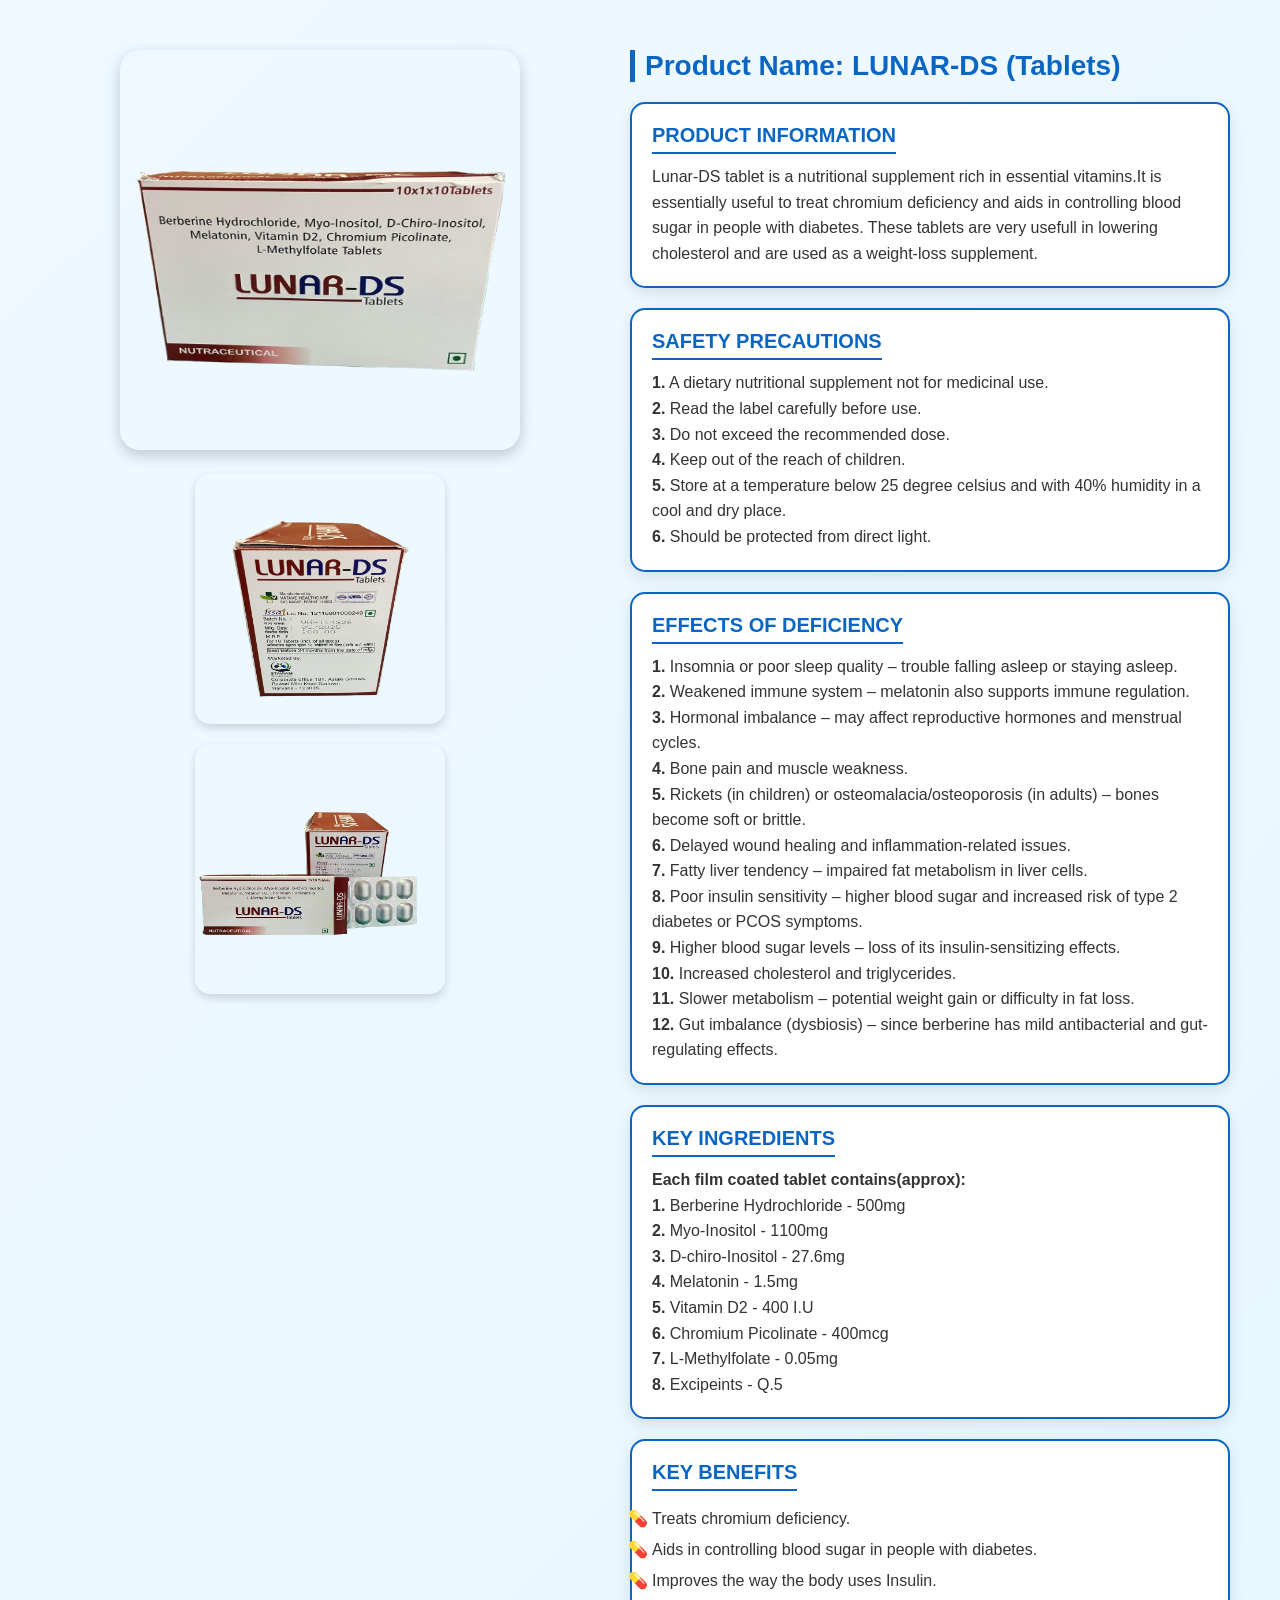
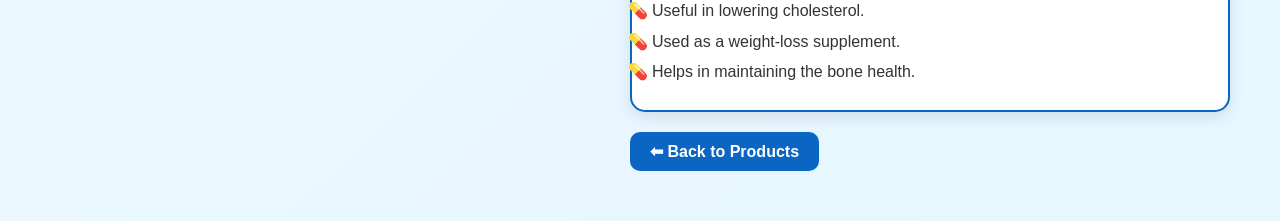
<file: products/product1.html>
<!DOCTYPE html>
<html lang="en">
<head>
  <meta charset="UTF-8">
  <meta name="viewport" content="width=device-width, initial-scale=1.0">
  <title>Product Details - Example Product</title>
  <link rel="stylesheet" href="../index.css">
</head>
<body>
  <div class="product-detail-container">
    <!-- LEFT SIDE: Main Image + Two Below -->
    <div class="detail-image-section">
      <img src="product11.png" alt="Main Product Image" class="detail-img">

      <!-- Two more vertical images below -->
      <div class="extra-images">
        <img src="product11a.png" alt="Side View 1" class="small-img">
        <img src="product11b.png" alt="Side View 2" class="small-img">
      </div>
    </div>

    <div class="detail-content">
      <h1 class="detail-title">Product Name: LUNAR-DS (Tablets)</h1>

      <div class="info-section">
        <h2>Product Information</h2>
        <p>Lunar-DS tablet is a nutritional supplement rich in essential vitamins.It is essentially useful to treat chromium deficiency and aids in controlling blood sugar in people with diabetes.
          These tablets are very usefull in lowering cholesterol and are used as a weight-loss supplement. </p>
      </div>

      <div class="info-section">
        <h2>Safety Precautions</h2>
        <p><strong>1.</strong> A dietary nutritional supplement not for medicinal use.</p>
        <p><strong>2.</strong> Read the label carefully before use.</p>
        <p><strong>3.</strong> Do not exceed the recommended dose.</p>
        <p><strong>4.</strong> Keep out of the reach of children.</p>
        <p><strong>5.</strong> Store at a temperature below 25 degree celsius and with 40% humidity in a cool and dry place.</p>
        <p><strong>6.</strong> Should be protected from direct light.</p>
      </div>

      <div class="info-section">
        <h2>Effects of Deficiency</h2>
        <p><strong>1.</strong> Insomnia or poor sleep quality – trouble falling asleep or staying asleep.</p>
        <p><strong>2.</strong> Weakened immune system – melatonin also supports immune regulation.</p>
        <p><strong>3.</strong> Hormonal imbalance – may affect reproductive hormones and menstrual cycles.</p>
        <p><strong>4.</strong> Bone pain and muscle weakness.</p>
        <p><strong>5.</strong> Rickets (in children) or osteomalacia/osteoporosis (in adults) – bones become soft or brittle.</p>
        <p><strong>6.</strong> Delayed wound healing and inflammation-related issues.</p>
        <P><strong>7.</strong> Fatty liver tendency – impaired fat metabolism in liver cells.</P>
        <P><strong>8.</strong> Poor insulin sensitivity – higher blood sugar and increased risk of type 2 diabetes or PCOS symptoms.</P>
        <P><strong>9.</strong> Higher blood sugar levels – loss of its insulin-sensitizing effects.</P>
        <P><strong>10.</strong> Increased cholesterol and triglycerides.</P>
        <P><strong>11.</strong> Slower metabolism – potential weight gain or difficulty in fat loss.</P>
        <P><strong>12.</strong> Gut imbalance (dysbiosis) – since berberine has mild antibacterial and gut-regulating effects.</P>
      </div>

      <div class="info-section">
        <h2>Key Ingredients</h2>
        <p><strong>Each film coated tablet contains(approx):</strong></p>
        <p><strong>1.</strong> Berberine Hydrochloride - 500mg</p>
        <p><strong>2.</strong> Myo-Inositol - 1100mg</p>
        <p><strong>3.</strong> D-chiro-Inositol - 27.6mg</p>
        <p><strong>4.</strong> Melatonin - 1.5mg</p>
        <p><strong>5.</strong> Vitamin D2 - 400 I.U</p>
        <p><strong>6.</strong> Chromium Picolinate - 400mcg</p>
        <p><strong>7.</strong> L-Methylfolate - 0.05mg</p>
        <p><strong>8.</strong> Excipeints - Q.5</p>
      </div>

      <div class="info-section">
        <h2>Key Benefits</h2>
        <ul>
          <li>Treats chromium deficiency.</li>
          <li>Aids in controlling blood sugar in people with diabetes.</li>
          <li>Improves the way the body uses Insulin.</li>
          <li>Useful in lowering cholesterol.</li>
          <li>Used as a weight-loss supplement.</li>
          <li>Helps in maintaining the bone health.</li>
        </ul>
      </div>

      <a href="index.html" class="back-btn">⬅ Back to Products</a>
    </div>
  </div>
</body>
</html>
</file>
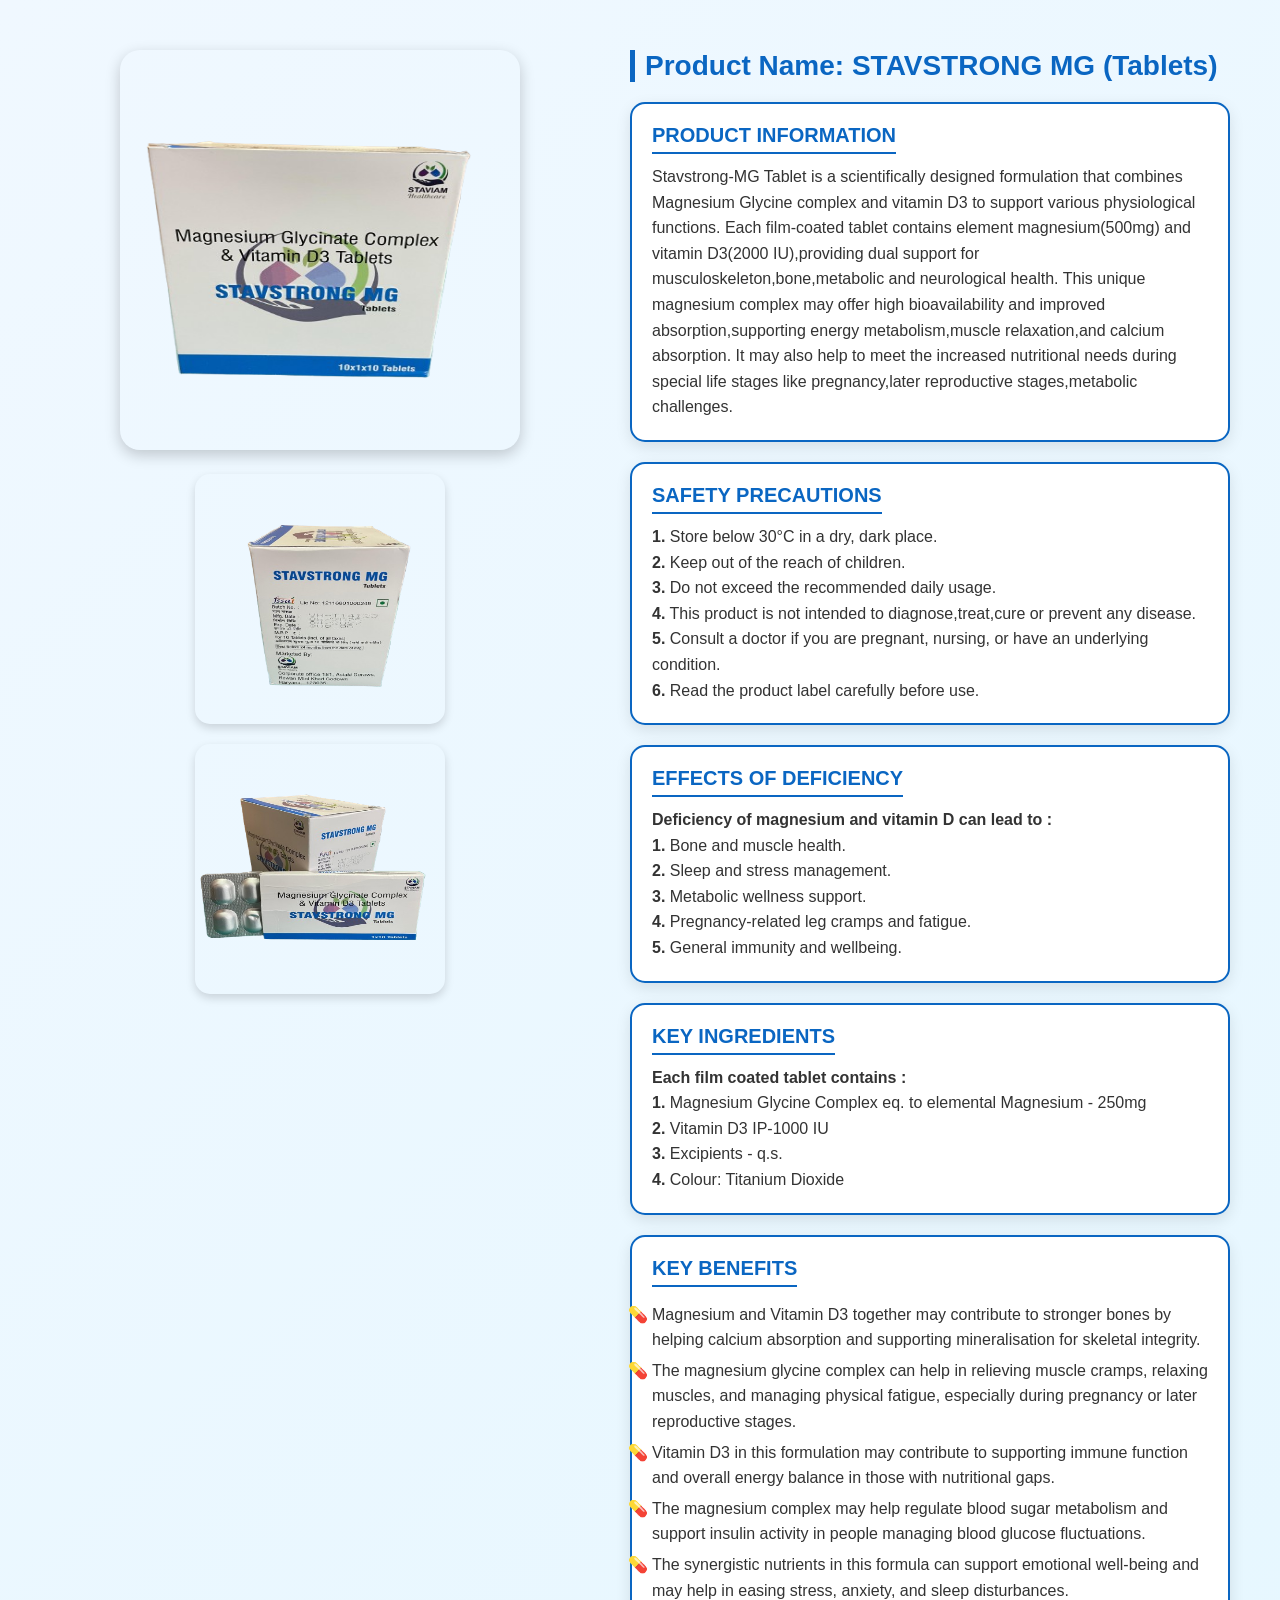
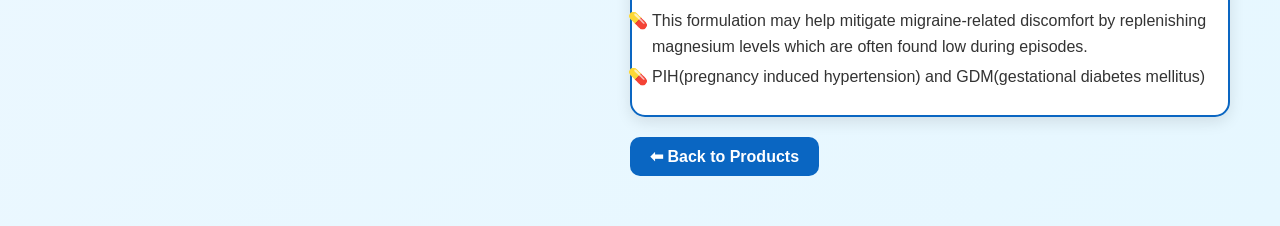
<file: products/product2.html>
<!DOCTYPE html>
<html lang="en">
<head>
  <meta charset="UTF-8">
  <meta name="viewport" content="width=device-width, initial-scale=1.0">
  <title>Product Details - Example Product</title>
  <link rel="stylesheet" href="../index.css">
</head>
<body>
  <div class="product-detail-container">
    <!-- LEFT SIDE: Main Image + Two Below -->
    <div class="detail-image-section">
      <img src="product22.png" alt="Main Product Image" class="detail-img">

      <!-- Two more vertical images below -->
      <div class="extra-images">
        <img src="product22a.png" alt="Side View 1" class="small-img">
        <img src="product22b.png" alt="Side View 2" class="small-img">
      </div>
    </div>

    <div class="detail-content">
      <h1 class="detail-title">Product Name: STAVSTRONG MG (Tablets)</h1>

      <div class="info-section">
        <h2>Product Information</h2>
        <p>Stavstrong-MG Tablet is a scientifically designed formulation that combines Magnesium Glycine complex and vitamin D3 to support various physiological functions.
          Each film-coated tablet contains element magnesium(500mg) and vitamin D3(2000 IU),providing dual support for musculoskeleton,bone,metabolic and neurological health.
        This unique magnesium complex may offer high bioavailability and improved absorption,supporting energy metabolism,muscle relaxation,and calcium absorption.
      It may also help to meet the increased nutritional needs during special life stages like pregnancy,later reproductive stages,metabolic challenges.</p>
      </div>

      <div class="info-section">
        <h2>Safety Precautions</h2>
        <p><strong>1.</strong> Store below 30°C in a dry, dark place.
        </p>
        <p><strong>2.</strong> Keep out of the reach of children.</p>
        <p><strong>3.</strong> Do not exceed the recommended daily usage.</p>
        <p><strong>4.</strong> This product is not intended to diagnose,treat,cure or prevent any disease.</p>
        <p><strong>5.</strong> Consult a doctor if you are pregnant, nursing, or have an underlying condition.</p>
        <p><strong>6.</strong> Read the product label carefully before use.</p>
          
      </div>

      <div class="info-section">
        <h2>Effects of Deficiency</h2>
        <p><strong>Deficiency of magnesium and vitamin D can lead to :</strong></p>
        <p><strong>1.</strong> Bone and muscle health.</p>
        <p><strong>2.</strong> Sleep and stress management.</p>
        <p><strong>3.</strong> Metabolic wellness support.</p>
        <p><strong>4.</strong> Pregnancy-related leg cramps and fatigue.</p>
        <p><strong>5.</strong> General immunity and wellbeing.</p>

      </div>

      <div class="info-section">
        <h2>Key Ingredients</h2>
        <p><strong>Each film coated tablet contains :</strong></p>
        <p><Strong>1.</Strong> Magnesium Glycine Complex eq. to elemental Magnesium - 250mg</p>
        <p><strong>2.</strong> Vitamin D3 IP-1000 IU</p>
        <P><STRONG>3.</STRONG> Excipients - q.s.</P>
        <p><strong>4.</strong> Colour: Titanium Dioxide</p>
      </div>

      <div class="info-section">
        <h2>Key Benefits</h2>
        <ul>
          <li>Magnesium and Vitamin D3 together may contribute to stronger bones by helping calcium absorption and supporting mineralisation for skeletal integrity.</li>
          <li>The magnesium glycine complex can help in relieving muscle cramps, relaxing muscles, and managing physical fatigue, especially during pregnancy or later reproductive stages.</li>
          <li>Vitamin D3 in this formulation may contribute to supporting immune function and overall energy balance in those with nutritional gaps.</li>
          <li>The magnesium complex may help regulate blood sugar metabolism and support insulin activity in people managing blood glucose fluctuations.
          <li>The synergistic nutrients in this formula can support emotional well-being and may help in easing stress, anxiety, and sleep disturbances.</li>
          <li>This formulation may help mitigate migraine-related discomfort by replenishing magnesium levels which are often found low during episodes.</li>
          <li>PIH(pregnancy induced hypertension) and GDM(gestational diabetes mellitus)</li>
        </ul>
      </div>

      <a href="index.html" class="back-btn">⬅ Back to Products</a>
    </div>
  </div>
</body>
</html>
</file>
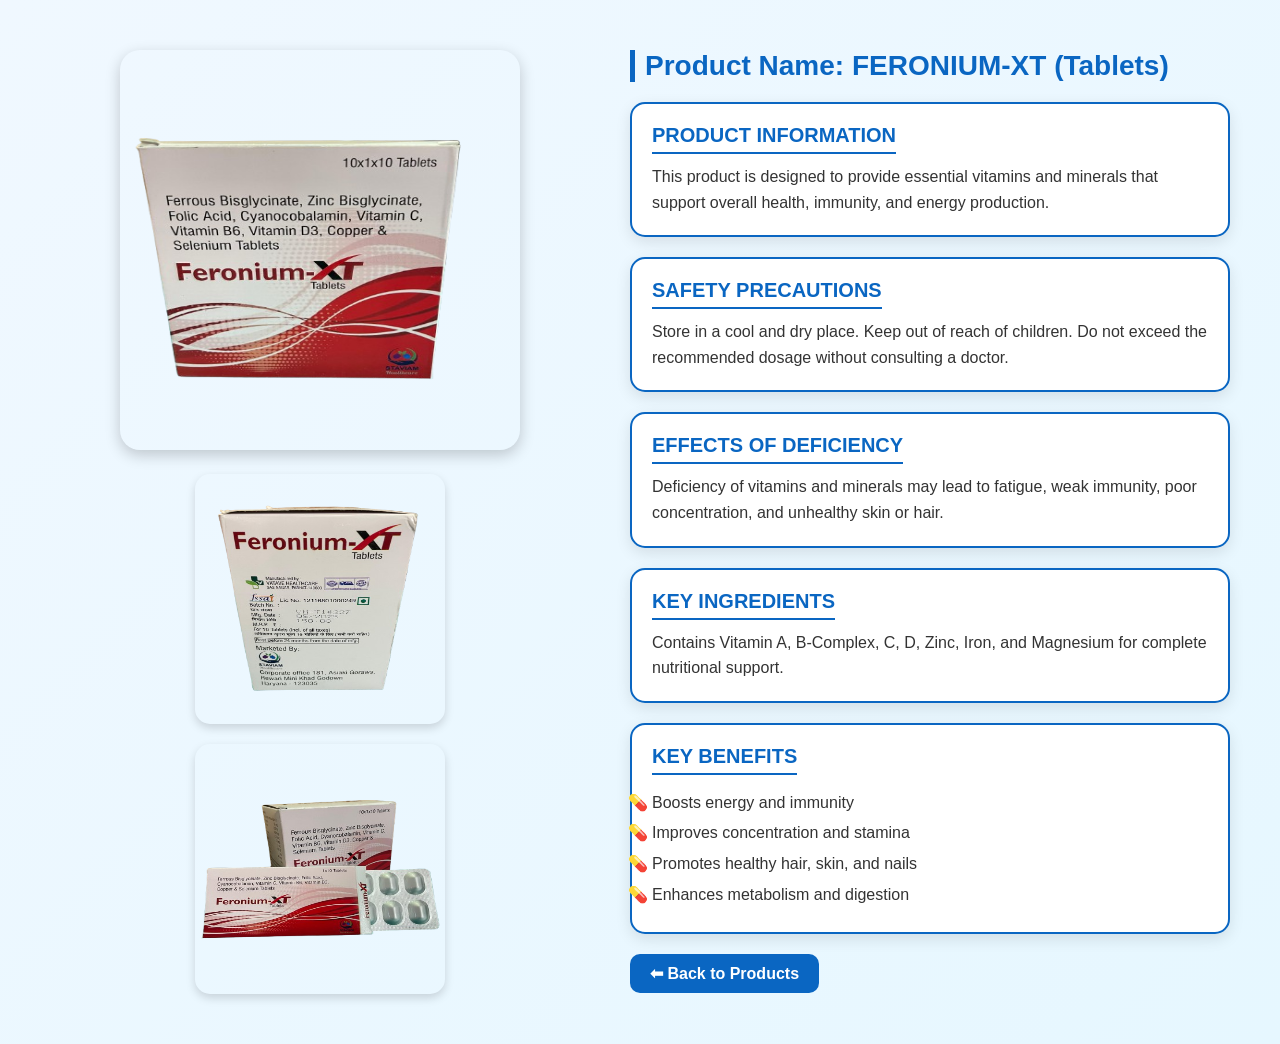
<file: products/product3.html>
<!DOCTYPE html>
<html lang="en">
<head>
  <meta charset="UTF-8">
  <meta name="viewport" content="width=device-width, initial-scale=1.0">
  <title>Product Details - Example Product</title>
  <link rel="stylesheet" href="../index.css">
</head>
<body>
  <div class="product-detail-container">
    <!-- LEFT SIDE: Main Image + Two Below -->
    <div class="detail-image-section">
      <img src="product33.png" alt="Main Product Image" class="detail-img">

      <!-- Two more vertical images below -->
      <div class="extra-images">
        <img src="product33a.png" alt="Side View 1" class="small-img">
        <img src="product33b.png" alt="Side View 2" class="small-img">
      </div>
    </div>

    <div class="detail-content">
      <h1 class="detail-title">Product Name: FERONIUM-XT (Tablets)</h1>

      <div class="info-section">
        <h2>Product Information</h2>
        <p>This product is designed to provide essential vitamins and minerals that support overall health, immunity, and energy production.</p>
      </div>

      <div class="info-section">
        <h2>Safety Precautions</h2>
        <p>Store in a cool and dry place. Keep out of reach of children. Do not exceed the recommended dosage without consulting a doctor.</p>
      </div>

      <div class="info-section">
        <h2>Effects of Deficiency</h2>
        <p>Deficiency of vitamins and minerals may lead to fatigue, weak immunity, poor concentration, and unhealthy skin or hair.</p>
      </div>

      <div class="info-section">
        <h2>Key Ingredients</h2>
        <p>Contains Vitamin A, B-Complex, C, D, Zinc, Iron, and Magnesium for complete nutritional support.</p>
      </div>

      <div class="info-section">
        <h2>Key Benefits</h2>
        <ul>
          <li>Boosts energy and immunity</li>
          <li>Improves concentration and stamina</li>
          <li>Promotes healthy hair, skin, and nails</li>
          <li>Enhances metabolism and digestion</li>
        </ul>
      </div>

      <a href="index.html" class="back-btn">⬅ Back to Products</a>
    </div>
  </div>
</body>
</html>
</file>
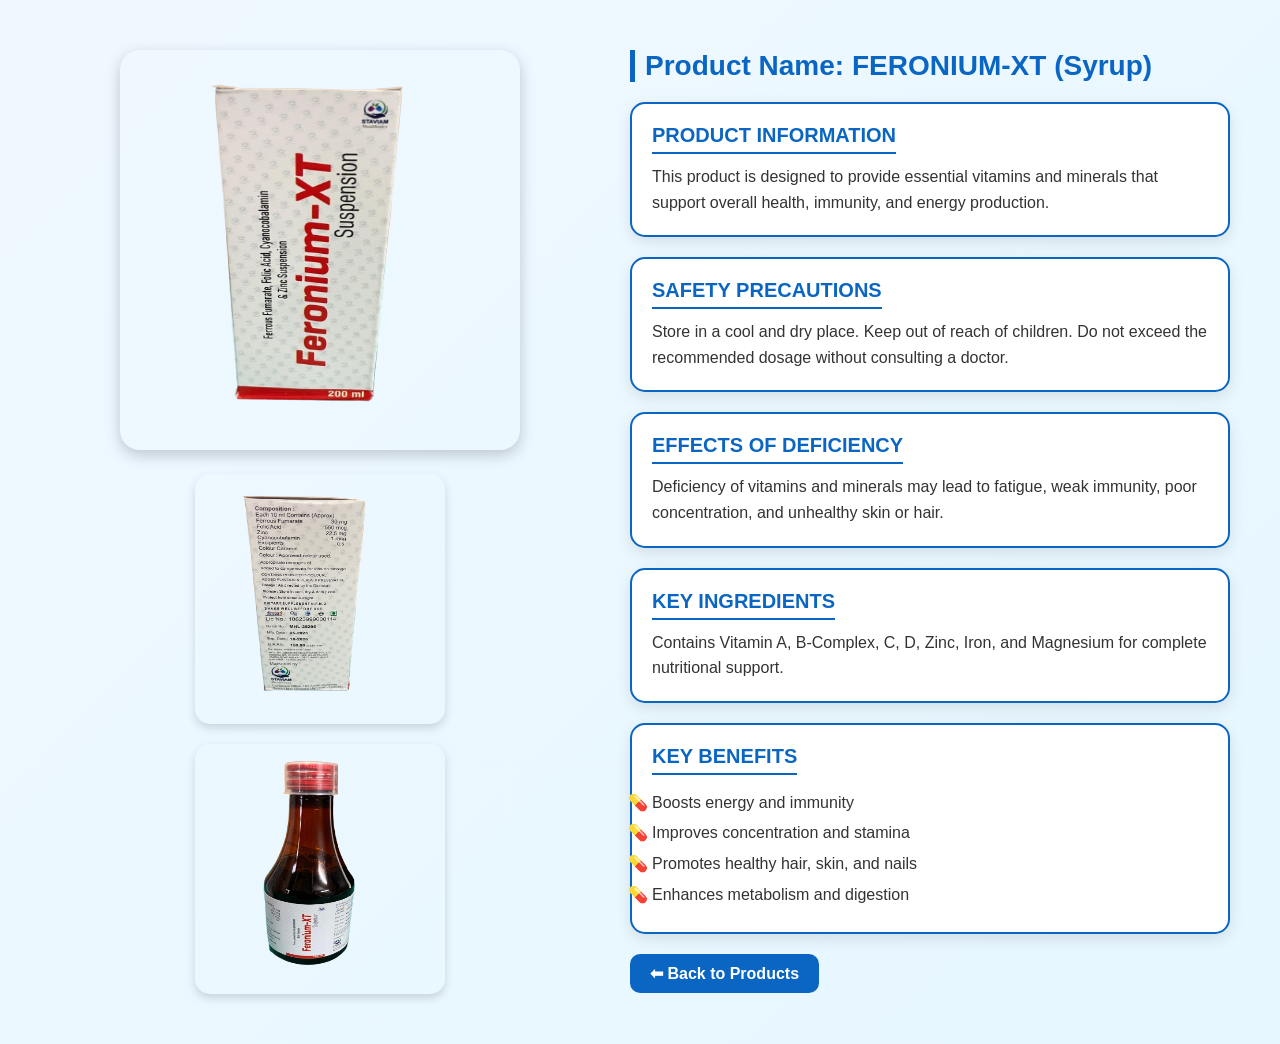
<file: products/product4.html>
<!DOCTYPE html>
<html lang="en">
<head>
  <meta charset="UTF-8">
  <meta name="viewport" content="width=device-width, initial-scale=1.0">
  <title>Product Details - Example Product</title>
  <link rel="stylesheet" href="../index.css">
</head>
<body>
  <div class="product-detail-container">
    <!-- LEFT SIDE: Main Image + Two Below -->
    <div class="detail-image-section">
      <img src="product44.png" alt="Main Product Image" class="detail-img">

      <!-- Two more vertical images below -->
      <div class="extra-images">
        <img src="product44a.png" alt="Side View 1" class="small-img">
        <img src="product44b.png" alt="Side View 2" class="small-img">
      </div>
    </div>

    <div class="detail-content">
      <h1 class="detail-title">Product Name: FERONIUM-XT (Syrup)</h1>

      <div class="info-section">
        <h2>Product Information</h2>
        <p>This product is designed to provide essential vitamins and minerals that support overall health, immunity, and energy production.</p>
      </div>

      <div class="info-section">
        <h2>Safety Precautions</h2>
        <p>Store in a cool and dry place. Keep out of reach of children. Do not exceed the recommended dosage without consulting a doctor.</p>
      </div>

      <div class="info-section">
        <h2>Effects of Deficiency</h2>
        <p>Deficiency of vitamins and minerals may lead to fatigue, weak immunity, poor concentration, and unhealthy skin or hair.</p>
      </div>

      <div class="info-section">
        <h2>Key Ingredients</h2>
        <p>Contains Vitamin A, B-Complex, C, D, Zinc, Iron, and Magnesium for complete nutritional support.</p>
      </div>

      <div class="info-section">
        <h2>Key Benefits</h2>
        <ul>
          <li>Boosts energy and immunity</li>
          <li>Improves concentration and stamina</li>
          <li>Promotes healthy hair, skin, and nails</li>
          <li>Enhances metabolism and digestion</li>
        </ul>
      </div>

      <a href="index.html" class="back-btn">⬅ Back to Products</a>
    </div>
  </div>
</body>
</html>
</file>
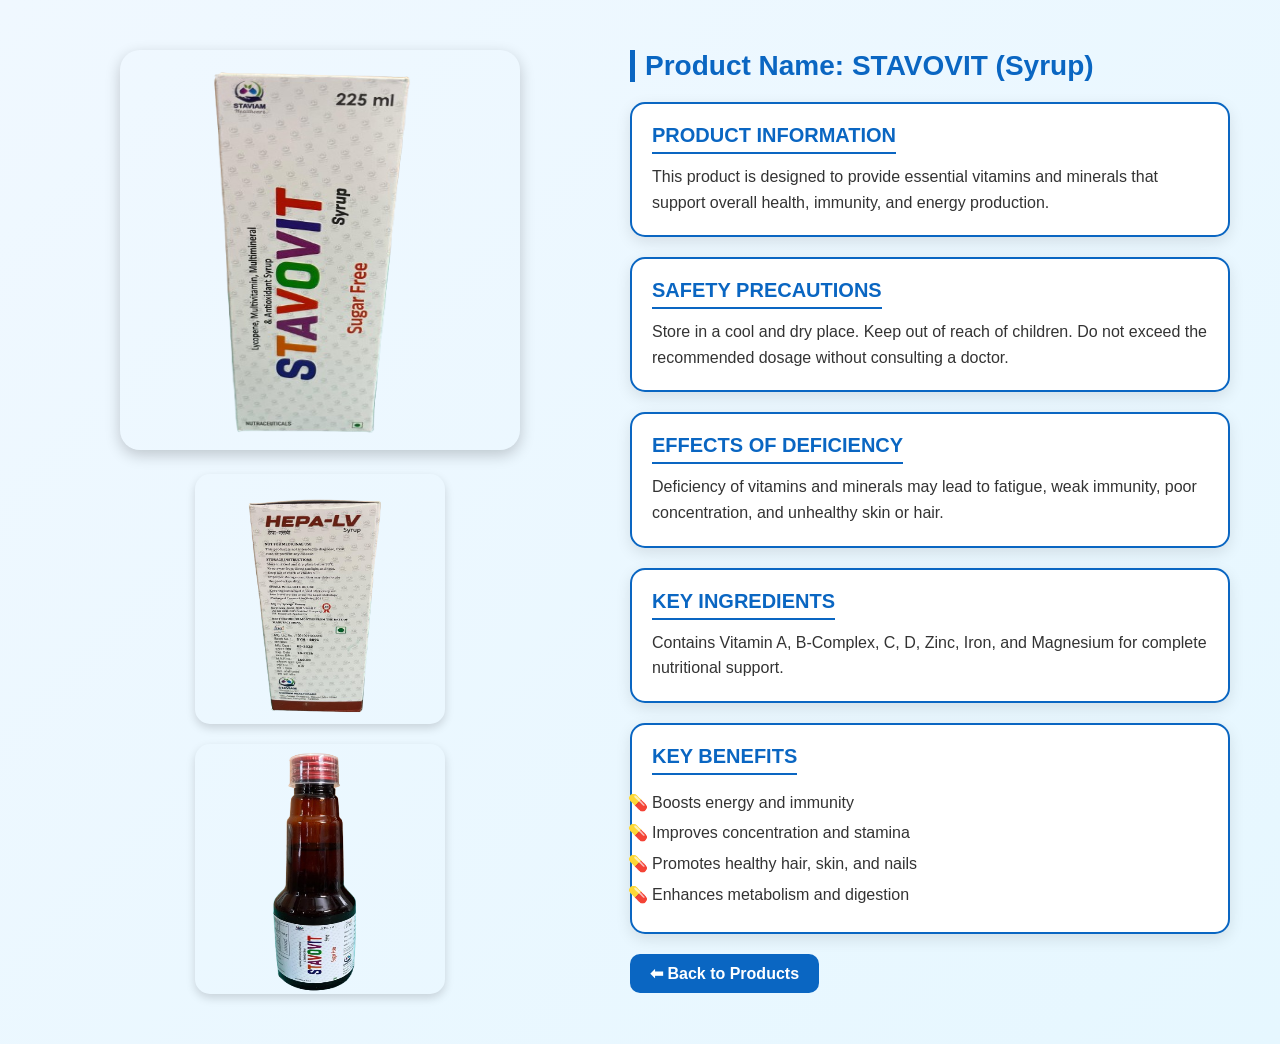
<file: products/product5.html>
<!DOCTYPE html>
<html lang="en">
<head>
  <meta charset="UTF-8">
  <meta name="viewport" content="width=device-width, initial-scale=1.0">
  <title>Product Details - Example Product</title>
  <link rel="stylesheet" href="../index.css">
</head>
<body>
  <div class="product-detail-container">
    <!-- LEFT SIDE: Main Image + Two Below -->
    <div class="detail-image-section">
      <img src="product55.png" alt="Main Product Image" class="detail-img">

      <!-- Two more vertical images below -->
      <div class="extra-images">
        <img src="product55a.png" alt="Side View 1" class="small-img">
        <img src="product55b.png" alt="Side View 2" class="small-img">
      </div>
    </div>

    <div class="detail-content">
      <h1 class="detail-title">Product Name: STAVOVIT (Syrup)</h1>

      <div class="info-section">
        <h2>Product Information</h2>
        <p>This product is designed to provide essential vitamins and minerals that support overall health, immunity, and energy production.</p>
      </div>

      <div class="info-section">
        <h2>Safety Precautions</h2>
        <p>Store in a cool and dry place. Keep out of reach of children. Do not exceed the recommended dosage without consulting a doctor.</p>
      </div>

      <div class="info-section">
        <h2>Effects of Deficiency</h2>
        <p>Deficiency of vitamins and minerals may lead to fatigue, weak immunity, poor concentration, and unhealthy skin or hair.</p>
      </div>

      <div class="info-section">
        <h2>Key Ingredients</h2>
        <p>Contains Vitamin A, B-Complex, C, D, Zinc, Iron, and Magnesium for complete nutritional support.</p>
      </div>

      <div class="info-section">
        <h2>Key Benefits</h2>
        <ul>
          <li>Boosts energy and immunity</li>
          <li>Improves concentration and stamina</li>
          <li>Promotes healthy hair, skin, and nails</li>
          <li>Enhances metabolism and digestion</li>
        </ul>
      </div>

      <a href="index.html" class="back-btn">⬅ Back to Products</a>
    </div>
  </div>
</body>
</html>
</file>
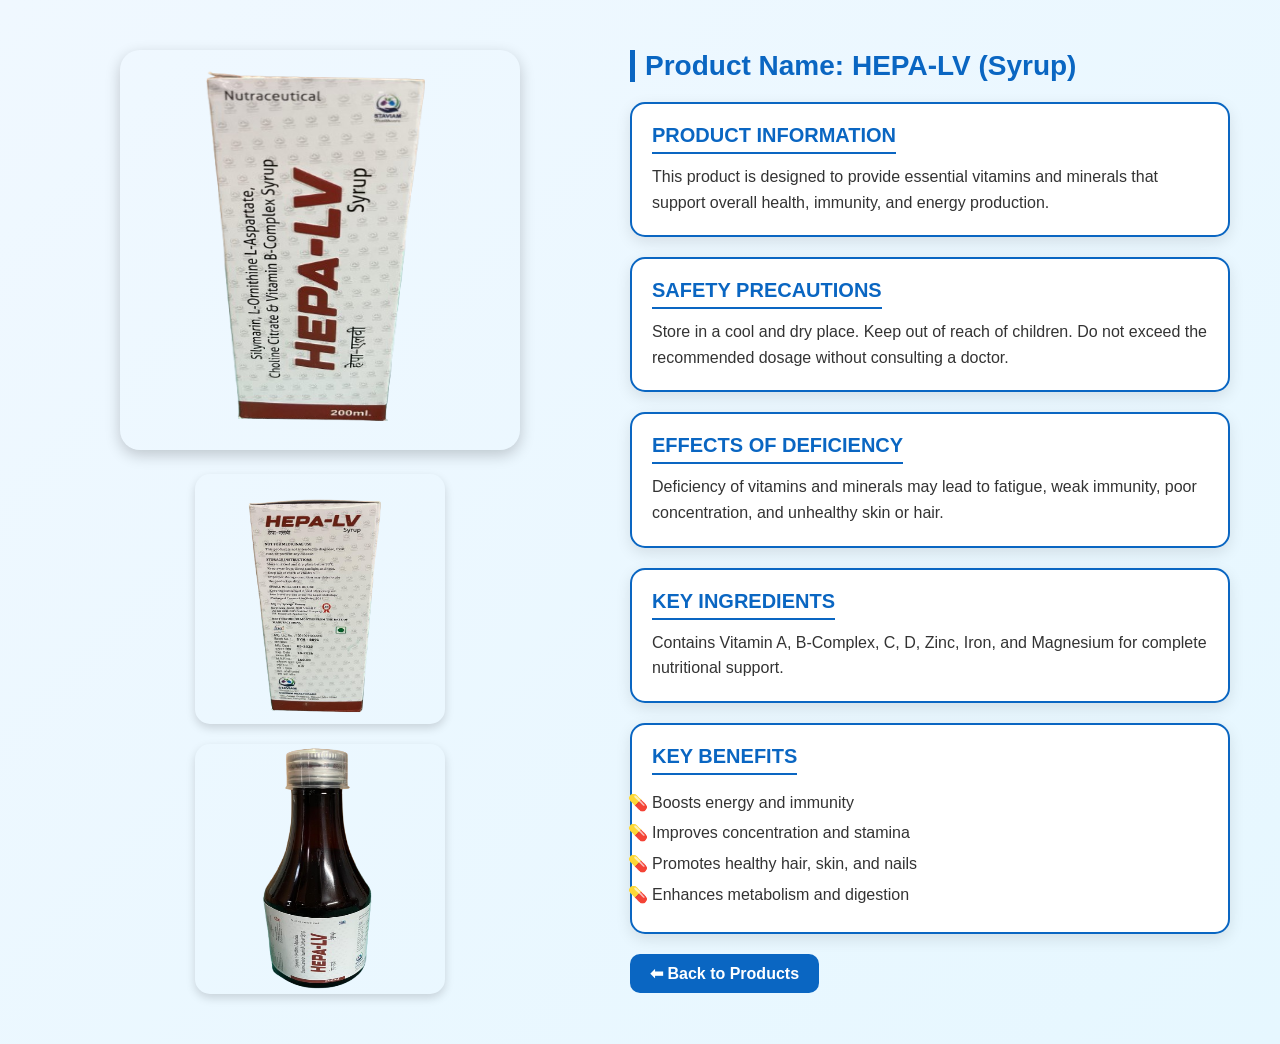
<file: products/product6.html>
<!DOCTYPE html>
<html lang="en">
<head>
  <meta charset="UTF-8">
  <meta name="viewport" content="width=device-width, initial-scale=1.0">
  <title>Product Details - Example Product</title>
  <link rel="stylesheet" href="../index.css">
</head>
<body>
  <div class="product-detail-container">
    <!-- LEFT SIDE: Main Image + Two Below -->
    <div class="detail-image-section">
      <img src="product66.png" alt="Main Product Image" class="detail-img">

      <!-- Two more vertical images below -->
      <div class="extra-images">
        <img src="product66a.png" alt="Side View 1" class="small-img">
        <img src="product66b.png" alt="Side View 2" class="small-img">
      </div>
    </div>

    <div class="detail-content">
      <h1 class="detail-title">Product Name: HEPA-LV (Syrup)</h1>

      <div class="info-section">
        <h2>Product Information</h2>
        <p>This product is designed to provide essential vitamins and minerals that support overall health, immunity, and energy production.</p>
      </div>

      <div class="info-section">
        <h2>Safety Precautions</h2>
        <p>Store in a cool and dry place. Keep out of reach of children. Do not exceed the recommended dosage without consulting a doctor.</p>
      </div>

      <div class="info-section">
        <h2>Effects of Deficiency</h2>
        <p>Deficiency of vitamins and minerals may lead to fatigue, weak immunity, poor concentration, and unhealthy skin or hair.</p>
      </div>

      <div class="info-section">
        <h2>Key Ingredients</h2>
        <p>Contains Vitamin A, B-Complex, C, D, Zinc, Iron, and Magnesium for complete nutritional support.</p>
      </div>

      <div class="info-section">
        <h2>Key Benefits</h2>
        <ul>
          <li>Boosts energy and immunity</li>
          <li>Improves concentration and stamina</li>
          <li>Promotes healthy hair, skin, and nails</li>
          <li>Enhances metabolism and digestion</li>
        </ul>
      </div>

      <a href="index.html" class="back-btn">⬅ Back to Products</a>
    </div>
  </div>
</body>
</html>
</file>
<file: index.css>
* {
    margin: 0px;
    padding: 0px;
    box-sizing: border-box;
    font-family: 'Segoe UI',sans-serif;

}
.navigation {
    margin-top: -10px;
    margin-bottom: 0px;
    background:linear-gradient(90deg, #19b573, #00b4d8);
    display: flex;
    justify-content: space-between;
    align-items: center;
    padding: 0px 50px;
    font-family: fantasy;

}
.logo-section{
    display: flex;
    height: 100%;    /* missing ; before */
    width: 5%;       /* fix spelling and syntax */
    gap: 10px;
    padding: 0px;
}
.logo-img{
    height: 100px;
    width: auto;
    position: relative;
    right: -20px;
    
}
.logo-text{
    color: white;
    font-size: 25px;
    font-weight: bold;
    letter-spacing: 1px;
}
/* color not colour and remove invalid properties */
.logo{
    color: rgb(70, 209, 45);  /* color, not colour */
    font-size: 70px;
    margin-left: -300px;
    font-weight: 700;         /* don't use calc() here */
    letter-spacing: 2px;
}
.menu{
display: flex;
gap: 30px;

}
    
.menu a {
    text-decoration: none;
    colour:blue;
    font-size: 30px;
    font-weight: lighter;
    transition: color 0.3s;
}
.menu a:hover {
    color: #dfffe8;
}
.banner{
    width: 100%;
    height:140vh;
    overflow: hidden;
}
.banner-img{
    width: 100%;
    height: 100%;
    object-fit: cover;
    opacity: 0.4; /* Adjust between 0.3–1 for more or less transparency */
}




.social-sidebar {
    position: absolute;
    top: 12%;
    right: 27px;
    transform: translateY(0%);
    display: flex;
    flex-direction: column;
    align-items: center;
    gap: 28px;
    background: linear-gradient(135deg, #00bfa6, #00b4d8);
    padding: 10px 10px;
    border-radius: 30px;
    box-shadow: 0 0 10px rgb(253, 252, 253);
    z-index: 10;
}

.social-sidebar img {
    width: 28px;
    height: 28px;
    cursor: pointer;
    transition: transform 0.3s, filter 0.3s;
    filter: brightness(0) invert(0.1);
}

.social-sidebar img:hover {
    transform: scale(1.2);
    filter: brightness(0) invert(1);
}
/* HERO SECTION */
.hero {
  display: flex;
  align-items: center;
  justify-content: flex-start;
  background: linear-gradient(to right, #00a86b, #1abc9c); /* your green color */
  color: white;
  padding: 40px 60px;
  height: 320px; /* adjust to match your green strap height */
  position: relative;
  overflow: hidden;
}

/* LEFT SIDE IMAGE */
.hero-image {
  flex: -18;
  height: 100%;
  display: flex;
  align-items: center;
}

.hero-image img {
  height: 140%;
  width: 180%;
  border-radius: 8px;
  object-fit: cover;
  opacity: 0.9; /* soft transparent look */
  transition: transform 0.5s ease, opacity 0.3s ease;
}

.hero-image img:hover {
  transform: scale(1.05);
  opacity: 1;
}
.hero-image2 {
  flex: -30;
   height: 100%;
  display: flex;
  align-items: center;

}

/* TEXT SECTION */
.hero-text {
  flex: 2;
  padding-left: -20px;
  padding-right: 30px;
  text-align: center;
}

.hero-text h1 {
  font-size: 2.4rem;
  font-weight: 700;
  margin-bottom: 10px;
}

.hero-text p {
  font-size: 1.1rem;
  margin-bottom: 20px;
}

.btn {
  background-color: white;
  color: #00a86b;
  padding: 9px 25px;
  border-radius: 30px;
  text-decoration: none;
  font-weight: 600;
  transition: all 0.3s ease;
}

.btn:hover {
  background-color: #00a86b;
  color: white;
}
.banner-video {
  flex-wrap: wrap;
    width: 33%;
    height: 100vh; /* or whatever height you like */
    object-fit: cover;
}
.banner-video2{
  flex-wrap: wrap;
    width: 33%;
    height:100vh;
    object-fit: cover;
}
.banner-video3{
  flex-wrap: wrap;
    width:33.4%;
    height:100vh;
    object-fit:cover;
}


/* About Section */
.about {
    padding: 60px 40px;
    text-align: center;
    background-color: #f9f9f9;
}

.about h2 {
    color: #19b573;
    margin-bottom: 15px;
}

/* Products Section */
.products {
    padding: 60px 40px;
    text-align: center;
}

.products h2 {
    color: #19b573;
    margin-bottom: 30px;
}

.product-container {
    transform: translateY(0%);
    display: flex;
    flex-wrap: wrap;
    flex-direction: horizontal;
    justify-content: space-around;
    align-items: flex-start;
    align-items: center;
    gap: 25px;
}

/* Container for all product cards */
.product-container {
    display: flex;
    justify-content: space-between;
    align-items: flex-start;
    flex-wrap: wrap;          /* allows wrapping on smaller screens */
    margin: 40px auto;
    max-width: 1400px;        /* make container wider for 5 cards */
    padding: 0 20px;
}
.product-container.second-row{
     display: flex;
    justify-content: space-between;
    align-items: flex-start;
    flex-wrap: wrap;          /* allows wrapping on smaller screens */
    margin: 40px auto;
    max-width: 1580px;        /* make container wider for 5 cards */
    padding: 0 0px;

}

/* Individual product cards */
.product-card {
    display: flex;
    flex-direction: column;
    align-items: center;
    width: 18%;               /* about 1/5 of the row */
    background-color: white;
    border: 1px solid #ddd;
    border-radius: 10px;
    box-shadow: 0 4px 8px rgba(0,0,0,0.1);
    padding: 15px;
    margin: 10px 0;
    transition: transform 0.3s, box-shadow 0.3s;
}

/* Product images */
.product-img {
    width: 100%;
    height: 250px;
    object-fit: cover;
    border-radius: 10px;
    margin-bottom: 15px;
    transition: transform 0.3s ease;
}

/* Hover effect */
.product-card:hover .product-img {
    transform: scale(1.50);
    
    box-shadow: 0 8px 16px rgba(0,0,0,0.15);
}
.product-img {
    cursor: pointer;
    width: 100%;
    height: 200px;
    object-fit: contain;
    margin-bottom: 15px;
    border-radius: 8px;
    background-color: #f9f9f9;
}
.explore-btn {
    background-color: #007b5e;
    color: #fff;
    border: none;
    padding: 10px 20px;
    border-radius: 25px;
    font-size: 15px;
    text-decoration: none;
    display: inline-block;
    transition: background-color 0.3s, transform 0.3s;
    margin-top: 10px;
}

.explore-btn:hover {
    background-color: #00a375;
    transform: scale(1.05);
}

.explore-btn:hover {
    background-color: #009f73; /* lighter green on hover */
    transform: scale(1.05); /* smooth zoom effect */
}

.explore-btn:active {
    transform: scale(0.97);
}
/* CONTACT SECTION */
.contact-section {
  background: linear-gradient(135deg, #19b573, #0083b0);
  padding: 60px 20px;
  border-radius: 20px 20px 0 0;
  color: #fff;
  text-align: center;
  box-shadow: 0 -4px 15px rgba(0, 0, 0, 0.2);
  margin-top: 60px;
}

.contact-container h2 {
  font-size: 2rem;
  font-weight: 700;
  margin-bottom: 10px;
}

.contact-container p {
  font-size: 1.1rem;
  margin-bottom: 30px;
}

.contact-form {
  max-width: 700px;
  margin: 0 auto;
}

.form-row {
  display: flex;
  gap: 10px;
  margin-bottom: 15px;
}

.contact-form input,
.contact-form textarea {
  width: 100%;
  padding: 12px 15px;
  border: none;
  border-radius: 8px;
  outline: none;
  background-color: #f9f9f9;
  color: #333;
  font-size: 1rem;
}

.contact-form input::placeholder,
.contact-form textarea::placeholder {
  color: #777;
}

.contact-form button {
  margin-top: 15px;
  background-color: #fff;
  color: #0083b0;
  padding: 12px 25px;
  font-weight: bold;
  border: none;
  border-radius: 25px;
  cursor: pointer;
  transition: all 0.3s;
}

.contact-form button:hover {
  background-color: #00b4db;
  color: #fff;
  transform: scale(1.05);
}

/* STATS BOXES BELOW FORM */
.contact-stats {
  display: flex;
  flex-wrap: wrap;
  justify-content: center;
  margin-top: 40px;
  gap: 20px;
}

.stat-box {
  background: #fff;
  color: #0083b0;
  border-radius: 15px;
  padding: 25px 40px;
  box-shadow: 0 5px 15px rgba(0,0,0,0.1);
  transition: transform 0.3s, background 0.3s;
}

.stat-box:hover {
  background: #19b573;
  color: #fff;
  transform: translateY(-5px);
}

.stat-box h3 {
  font-size: 2rem;
  font-weight: 700;
  margin-bottom: 5px;
}



/* Contact Section */
/* Contact Section */
.contact-section {
  background: linear-gradient(to right, #16a085, #0099cc);
  padding: 50px 0;
  display: flex;
  justify-content: center;
}

.contact-wrapper {
  display: flex;
  align-items: center;
  justify-content: space-between;
  width: 90%;
  max-width: 1200px;
  background: transparent;
}

/* Doctor Image (Left side) */
.doctor-image {
  flex: 1;
  display: flex;
  justify-content: center;
  align-items: center;
}

.doctor-image img {
  width: 85%;
  max-width: 400px;
  height: auto;
  animation: float 3s ease-in-out infinite;
  transform: scaleX(-1); /* flips image to point toward the form */
}

/* Floating animation */
@keyframes float {
  0%, 100% { transform: translateY(0) scaleX(-1); }
  50% { transform: translateY(-8px) scaleX(-1); }
}

/* Contact form (Right side) */
.contact-content {
  flex: 1.2;
  color: white;
  padding: 0 30px;
}

.contact-content h2 {
  font-size: 30px;
  font-weight: bold;
  margin-bottom: 10px;
}

.contact-content p {
  font-size: 16px;
  margin-bottom: 20px;
}

.form-row {
  display: flex;
  gap: 10px;
}

.contact-content input,
.contact-content textarea {
  width: 100%;
  padding: 12px;
  margin-bottom: 12px;
  border: none;
  border-radius: 6px;
  font-size: 15px;
}

.contact-content button {
  background-color: #ffffff;
  color: #0077b6;
  font-weight: 600;
  border: none;
  border-radius: 30px;
  padding: 10px 25px;
  cursor: pointer;
  transition: 0.3s ease;
}

.contact-content button:hover {
  background-color: #005fa3;
  color: white;
}

/* Responsive */
@media (max-width: 768px) {
  .contact-wrapper {
    flex-direction: column;
    text-align: center;
  }

  .doctor-image img {
    transform: none;
    width: 100%;
    
  }

}

.contact {
    padding: 60px 40px;
    background-color: #f2fdf8;
    text-align: center;
}

.contact h2 {
    color: #19b573;
    margin-bottom: 20px;
}

.contact p {
    margin: 5px 0;
    font-size: 16px;
}

/* Footer */
.footer {
    background-color: #19b573;
    color: white;
    text-align: center;
    padding: 15px;
    font-size: 14px;
}
/* --- Product Detail Page Layout --- */
.product-detail-container {
  display: flex;
  justify-content: center;
  align-items: flex-start;
  gap: 40px;
  padding: 50px;
  background: linear-gradient(135deg, #f0f8ff, #e6f7ff);
  flex-wrap: wrap;
}

.detail-image-section {
  flex: 1;
  text-align: center;
}

.detail-img {
  width: 400px;
  height: 400px;
  object-fit: fill;
  border-radius: 20px;
  box-shadow: 0 5px 15px rgba(0,0,0,0.2);
  animation: floatImage 4s ease-in-out infinite, shakeImage 3s ease-in-out infinite;
}

/* --- Two More Vertical Images --- */
.extra-images {
  margin-top: 20px;
  display: flex;
  flex-direction: column;
  gap: 20px;
  align-items: center;
}

.small-img {
  width: 250px;
  height: 250px;
  border-radius: 15px;
  object-fit: fill;
  box-shadow: 0 4px 10px rgba(0,0,0,0.15);
  transition: transform 0.3s;
}

.small-img:hover {
  transform: scale(2.05);
}

/* Floating Animation for Main Image */
@keyframes floatImage {
  0%, 100% { transform: translateY(0); }
  50% { transform: translateY(-10px); }
}

@keyframes shakeImage {
  0%, 100% { transform: rotate(0deg); }
  25% { transform: rotate(1deg); }
  50% { transform: rotate(-1deg); }
  75% { transform: rotate(1deg); }
}

.detail-content {
  flex: 1.2;
  max-width: 600px;
}

.detail-title {
  font-size: 28px;
  font-weight: bold;
  margin-bottom: 20px;
  color: #0a66c2;
  border-left: 5px solid #0a66c2;
  padding-left: 10px;
}

.info-section {
  background-color: #ffffff;
  border: 2px solid #0a66c2;
  border-radius: 15px;
  padding: 20px;
  margin-bottom: 20px;
  box-shadow: 0 5px 15px rgba(0,0,0,0.1);
  transition: transform 0.3s;
}

.info-section:hover {
  transform: scale(1.03);
}

.info-section h2 {
  color: #0a66c2;
  margin-bottom: 10px;
  font-size: 20px;
  text-transform: uppercase;
  border-bottom: 2px solid #0a66c2;
  display: inline-block;
  padding-bottom: 5px;
}

.info-section p, .info-section ul {
  color: #333;
  font-size: 16px;
  line-height: 1.6;
}

.info-section ul li {
  list-style-type: "💊 ";
  margin: 5px 0;
}

.back-btn {
  display: inline-block;
  padding: 10px 20px;
  background-color: #0a66c2;
  color: white;
  border-radius: 10px;
  text-decoration: none;
  font-weight: 600;
  transition: background-color 0.3s, transform 0.3s;
}

.back-btn:hover {
  background-color: #084a92;
  transform: scale(1.05);
}
/* ===============================
   RESPONSIVE DESIGN
   =============================== */

/* --- Tablet View (up to 1024px wide) --- */
@media (max-width: 1024px) {

  /* Navigation */
  .navigation {
    flex-direction: column;
    padding: 15px 20px;
  }

  .menu {
    flex-wrap: wrap;
    gap: 15px;
    justify-content: center;
  }

  .menu a {
    font-size: 22px;
  }

  .logo-img {
    height: 70px;
  }

  /* Banner Section */
  .banner {
    height: 100vh;
  }

  /* Hero Section */
  .hero {
    flex-direction: column;
    height: auto;
    padding: 30px 20px;
    text-align: center;
  }

  .hero-image {
    order: -1;
    justify-content: center;
    margin-bottom: 15px;
  }

  .hero-text {
    padding: 0;
  }

  /* Product Cards */
  .product-container {
    flex-wrap: wrap;
    justify-content: center;
  }

  .product-card {
    width: 45%;
    margin-bottom: 20px;
  }

  /* Contact Section */
  .contact-wrapper {
    flex-direction: column;
  }

  .doctor-image img {
    width: 80%;
  }

  .contact-content {
    padding: 0;
    text-align: center;
  }
}

/* --- Mobile View (up to 768px wide) --- */
@media (max-width: 768px) {

  /* Navigation */
  .navigation {
    flex-direction: column;
    align-items: center;
    padding: 10px;
  }
  
    
  
  .logo{
    color: rgb(12, 9, 239);  /* color, not colour */
    font-size: 60px;
    margin-left: 20px;
    font-weight: 70;         /* don't use calc() here */
    letter-spacing: 2px;
}

  .menu {
    
    flex-direction: row;
    align-items: centre;
    margin-right: 8%;
    gap: 8px;
  }
  .social-sidebar {
    position: absolute;
    top: 1.5%;
    right: 0px;
    transform: translateY(0%);
    display: flex;
    flex-direction: column;
    align-items: center;
    gap: 28px;
    background: linear-gradient(135deg, #00bfa6, #00b4d8);
    padding: 0px 4px;
    border-radius: 10px;
    box-shadow: 0 0 10px rgb(253, 252, 253);
    z-index: 10;
}

  .menu a {
    font-size: 20px;
  }

  .logo-img {
    height: 60px;
  }
  


  /* Banner & Videos */
  .banner-video, .banner-video2, .banner-video3 {
    width: 100%;
    height: 200px;
  }

  /* Hero Section */
  .hero {
    flex-direction: column;
    padding: 20px;
    height: auto;
    text-align: center;
  }

  .hero-image {
  margin-top: 0;
  flex-direction: column;
  height: 50%;
  display: flex;
  align-items: center;
  margin-bottom: 0;
}

.hero-image2 {
  flex-direction: column;
   height: 100%;
  display: flex;
  align-items: center;

}

  .hero-image img {
    width: 100%;
    height: auto;
  }

  .hero-text h1 {
    font-size: 1.8rem;
  }

  .hero-text p {
    font-size: 1rem;
  }

  /* Product Section */
  .product-card {
    width: 90%;
    margin: 15px auto;
  }

  /* Contact Section */
  .contact-wrapper {
    flex-direction: column;
    text-align: center;
  }

  .doctor-image img {
    width: 70%;
  }

  .contact-content {
    padding: 10px;
  }

  /* Footer */
  .footer {
    font-size: 12px;
    padding: 10px;
  }
}

/* --- Very Small Phones (up to 480px wide) --- */
@media (max-width: 480px) {

  .logo-text {
    font-size: 20px;
  }

  .hero-text h1 {
    font-size: 1.6rem;
  }

  .hero-text p {
    font-size: 0.9rem;
  }

  .product-card {
    width: 95%;
  }

  .contact-content h2 {
    font-size: 22px;
  }

  .contact-content p {
    font-size: 14px;
  }

  .social-sidebar {
    right: 10px;
    gap: 15px;
  }
}
</file>
